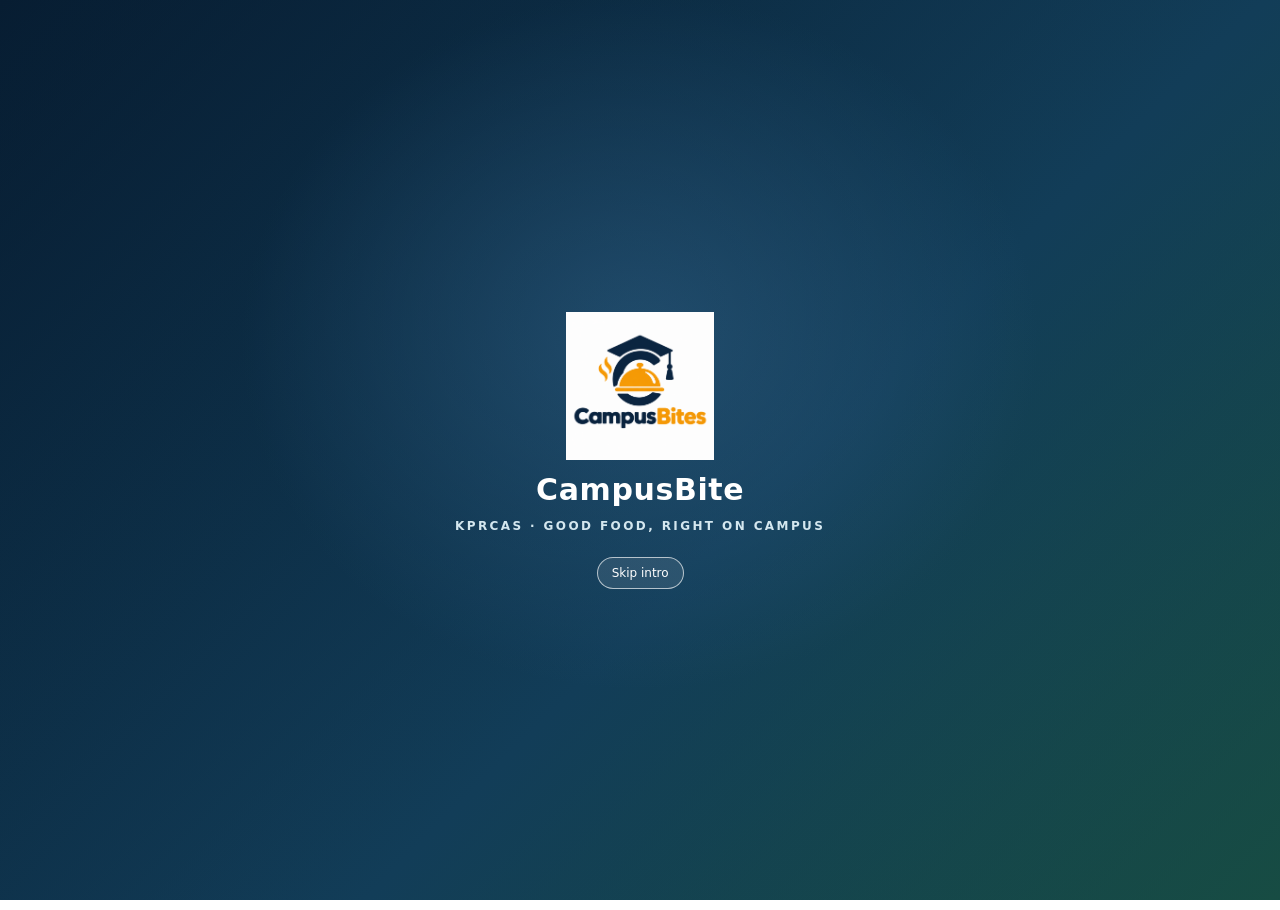
<file: index.html>
<!doctype html>
<html lang="en">
<head>
<meta charset="utf-8">
<meta name="viewport" content="width=device-width, initial-scale=1">
<meta name="theme-color" content="#092440">
<title>Welcome to CampusBite | KPRCAS</title>
<link rel="stylesheet" href="style.css">
<link rel="stylesheet" href="campus-experience.css">
<style>
body.start-page{min-height:100vh;background:radial-gradient(ellipse at 10% 10%,#e9f6ec 0,transparent 45%),radial-gradient(ellipse at 95% 85%,#fff0d2 0,transparent 40%),#f7f9f8}
.start-wrap{min-height:calc(100vh - 100px);display:grid;place-items:center;padding:36px 18px}
.start-card{width:min(100%,860px);padding:clamp(24px,5vw,54px);border:1px solid #e6ebed;border-radius:28px;background:#ffffffed;box-shadow:0 25px 80px #09244012}
.start-card-head{display:flex;align-items:center;justify-content:space-between;gap:14px}
.start-brand{display:flex;align-items:center;justify-content:center;gap:12px;color:#092440;font-size:26px;font-weight:900}
.start-brand img{width:58px;height:58px;object-fit:contain}
.start-admin-shortcut{display:inline-flex;align-items:center;gap:8px;padding:11px 15px;border:1px solid #f2bd5a;border-radius:12px;background:#fff7e8;color:#805000;font-size:13px;font-weight:850;text-decoration:none;white-space:nowrap}
.start-admin-shortcut:hover{background:#ffefcf;border-color:#e6a521}
.start-title{text-align:center;margin:30px auto 8px;font-size:clamp(30px,5vw,46px);letter-spacing:-1.3px}
.start-intro{text-align:center;color:#667386;line-height:1.65;margin:0 auto;max-width:520px}
.role-options{display:grid;grid-template-columns:repeat(2,minmax(0,1fr));gap:16px;margin:32px 0 0}
.role-option{display:grid;gap:12px;align-content:start;padding:24px;border:1px solid #e4e9ec;border-radius:19px;background:white;text-decoration:none;color:#182536;transition:transform .2s ease,box-shadow .2s ease,border-color .2s ease}
.role-option:hover{transform:translateY(-3px);border-color:#f2bd5a;box-shadow:0 14px 36px #09244012}
.role-icon{display:grid;place-items:center;width:48px;height:48px;border-radius:15px;background:#fff2db;color:#a66700;font-size:24px;font-weight:900}
.role-option h2{font-size:21px}
.role-option p{margin:0;color:#667386;font-size:14px;line-height:1.6}
.role-action{margin-top:5px;color:#a66700;font-weight:850}
#startMessage{text-align:center}
@media(max-width:580px){.role-options{grid-template-columns:1fr}.start-wrap{min-height:auto}.role-option{padding:20px}.start-card-head{align-items:flex-start;flex-direction:column}.start-admin-shortcut{align-self:flex-end}}
</style>
</head>
<body class="start-page">
<main class="start-wrap">
  <section class="start-card" aria-labelledby="startTitle">
    <div class="start-card-head">
      <a class="start-brand" href="index.html"><img src="campusbite-logo.png" alt=""><span>Campus<span class="orange">Bite</span></span></a>
      <a class="start-admin-shortcut" href="admin.html"><span aria-hidden="true">▦</span> Admin login</a>
    </div>
    <h1 class="start-title" id="startTitle">Welcome to CampusBite</h1>
    <p class="start-intro">Choose your sign-in to continue to the KPRCAS campus food experience.</p>
    <form id="startSearchForm" class="start-search-form" role="search">
      <input name="search" type="search" placeholder="Search campus food…" aria-label="Search campus food">
      <button class="primary" type="submit">Search menu</button>
    </form>
    <p class="background-hint">Swipe left or right to change the background.</p>
    <div class="role-options">
      <a class="role-option" href="student-login.html">
        <span class="role-icon" aria-hidden="true">🎓</span>
        <h2>Student login</h2>
        <p>Sign in to view your campus orders, rewards, and student portal.</p>
        <span class="role-action">Continue as student →</span>
      </a>
      <a class="role-option" href="admin.html">
        <span class="role-icon" aria-hidden="true">▦</span>
        <h2>Admin login</h2>
        <p>Sign in to manage orders, food menus, stalls, and campus updates.</p>
        <span class="role-action">Continue as admin →</span>
      </a>
    </div>
    <p id="startMessage" class="error" role="status"></p>
  </section>
</main>
<footer><img src="campusbite-logo.png" alt=""><span>CampusBite · KPRCAS campus food</span><small>Local demo app · do not enter real passwords or payment information.</small></footer>
<script src="campus-experience.js"></script>
</body>
</html>
</file>
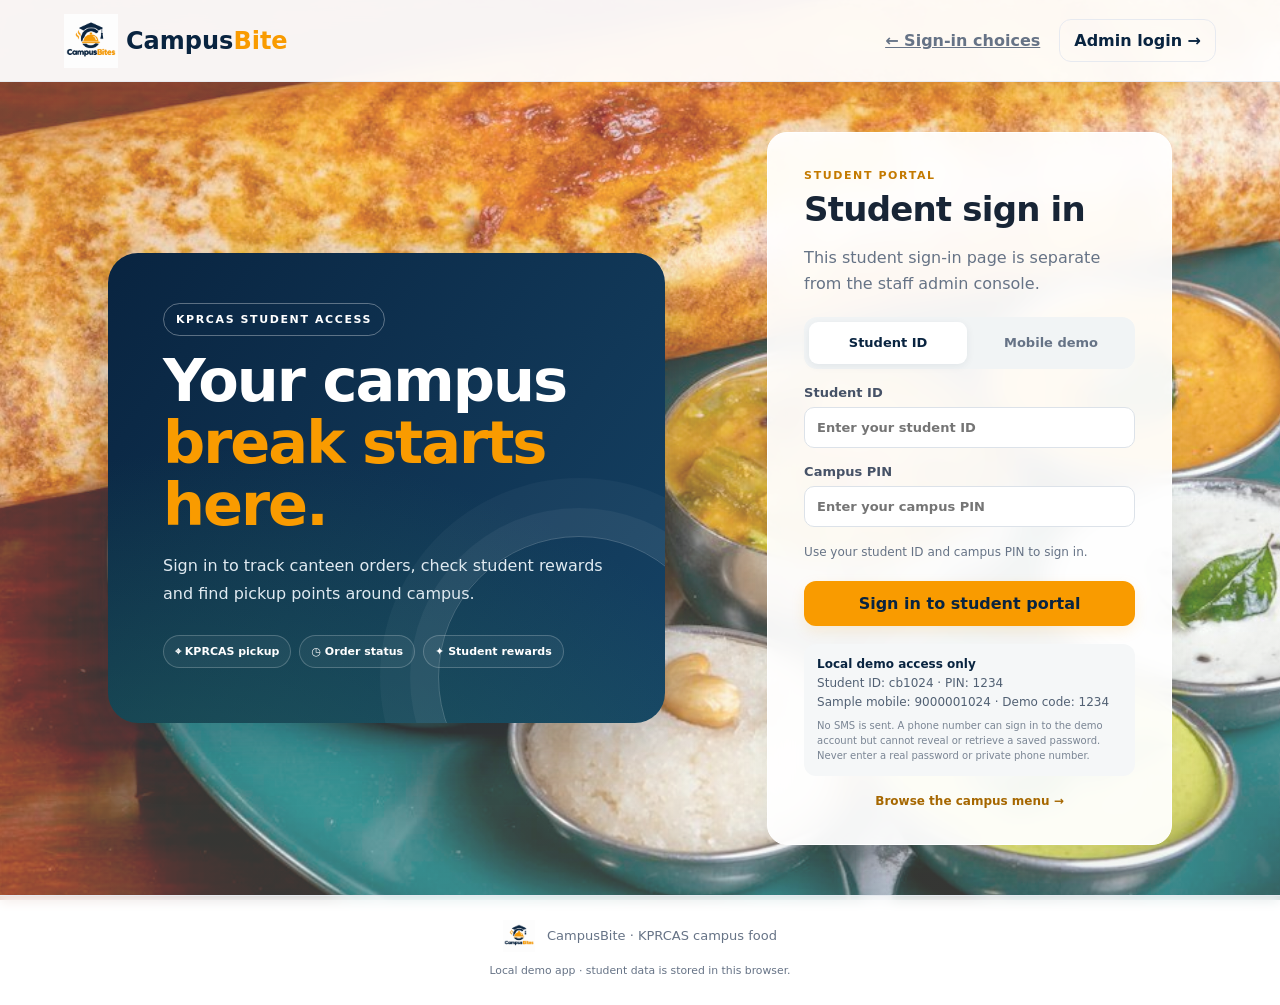
<file: student-login.html>
<!doctype html>
<html lang="en">
<head>
<meta charset="utf-8">
<meta name="viewport" content="width=device-width, initial-scale=1">
<meta name="theme-color" content="#092440">
<title>Student sign in | CampusBite KPRCAS</title>
<link rel="stylesheet" href="style.css">
<link rel="stylesheet" href="auth-refresh.css">
<link rel="stylesheet" href="campus-experience.css">
</head>
<body class="student-page">
<header class="top student-top">
  <a class="brand" href="index.html"><img src="campusbite-logo.png" alt="CampusBite logo"><span>Campus<span class="orange">Bite</span></span></a>
  <nav class="student-role-links" aria-label="Sign-in options">
    <a class="nav" href="index.html">← Sign-in choices</a>
    <a class="nav admin-login-link" href="admin.html">Admin login →</a>
  </nav>
</header>
<main class="student-auth-layout">
  <section class="student-auth-story">
    <span class="pill">KPRCAS STUDENT ACCESS</span>
    <h1>Your campus<br><span class="orange">break starts here.</span></h1>
    <p>Sign in to track canteen orders, check student rewards and find pickup points around campus.</p>
    <div class="student-feature-pills"><span>⌖ KPRCAS pickup</span><span>◷ Order status</span><span>✦ Student rewards</span></div>
  </section>
  <section class="panel student-auth-card">
    <p class="eyebrow">STUDENT PORTAL</p>
    <h2>Student sign in</h2>
    <p class="muted-copy">This student sign-in page is separate from the staff admin console.</p>
    <div class="login-mode-switch" role="group" aria-label="Choose student sign-in method">
      <button id="studentIdMode" class="login-mode active" type="button" aria-pressed="true">Student ID</button>
      <button id="studentPhoneMode" class="login-mode" type="button" aria-pressed="false">Mobile demo</button>
    </div>
    <form id="studentLoginForm">
      <label><span id="loginIdentityLabel">Student ID</span><input id="studentId" name="studentId" autocomplete="username" required placeholder="Enter your student ID"></label>
      <label><span id="loginSecretLabel">Campus PIN</span><input id="studentPin" name="studentPin" type="password" inputmode="numeric" autocomplete="current-password" required placeholder="Enter your campus PIN"></label>
      <p id="loginModeHelp" class="login-mode-help">Use your student ID and campus PIN to sign in.</p>
      <button class="primary full" type="submit"><span id="loginSubmitLabel">Sign in to student portal</span></button>
      <p id="studentLoginError" class="error" role="alert"></p>
    </form>
    <div class="demo-access"><b>Local demo access only</b><span>Student ID: cb1024 · PIN: 1234</span><span>Sample mobile: 9000001024 · Demo code: 1234</span><small>No SMS is sent. A phone number can sign in to the demo account but cannot reveal or retrieve a saved password. Never enter a real password or private phone number.</small></div>
    <a class="student-back-link" href="shop.html">Browse the campus menu →</a>
  </section>
</main>
<footer><img src="campusbite-logo.png" alt=""><span>CampusBite · KPRCAS campus food</span><small>Local demo app · student data is stored in this browser.</small></footer>
<script src="student-auth.js"></script>
<script src="campus-experience.js"></script>
</body>
</html>
</file>
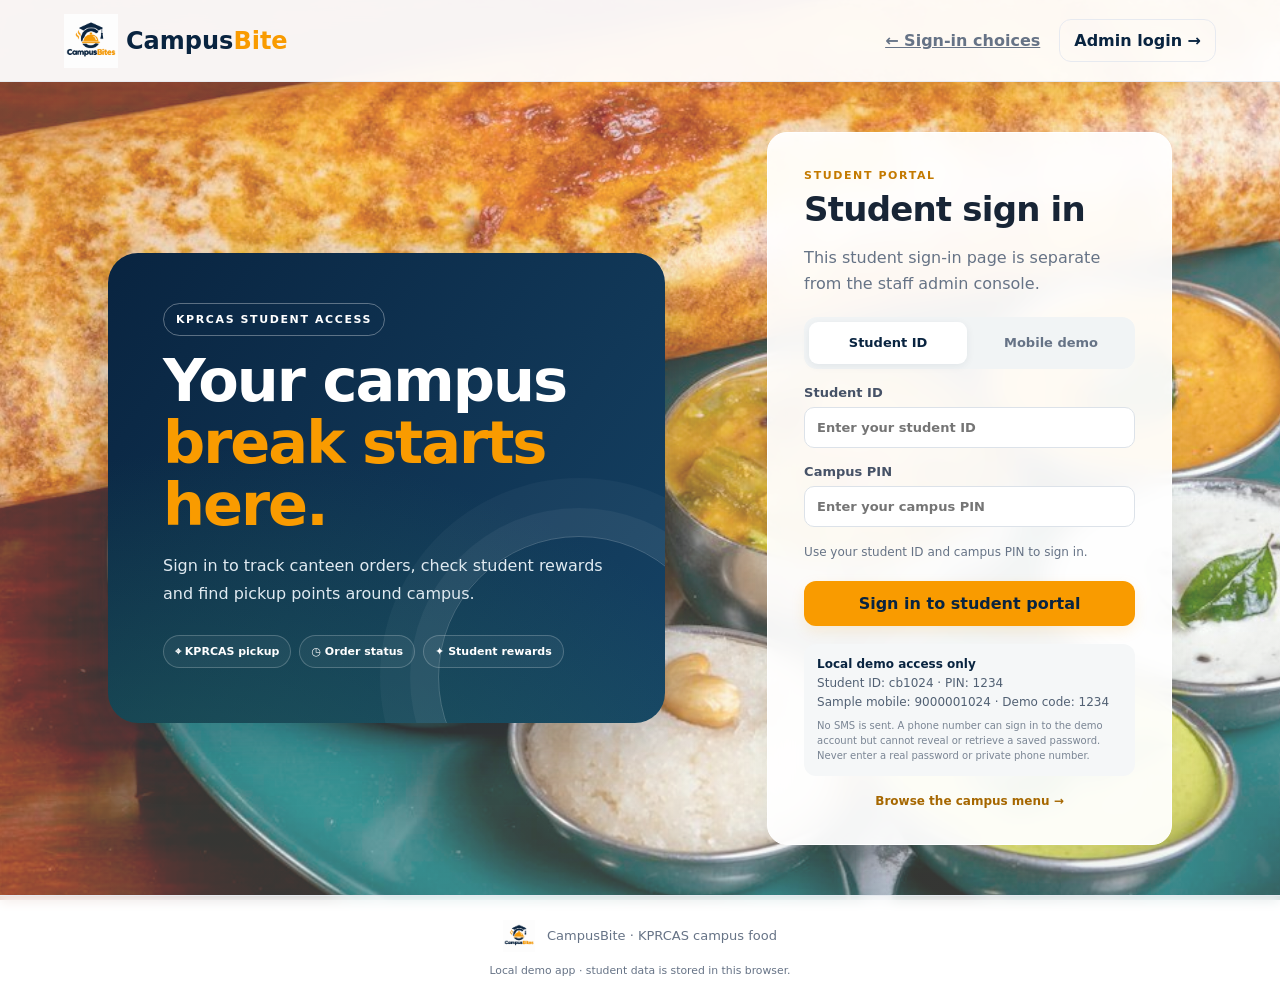
<file: student.html>
<!doctype html>
<html lang="en">
<head>
<meta charset="utf-8">
<meta name="viewport" content="width=device-width, initial-scale=1">
<meta name="theme-color" content="#092440">
<title>Student portal | CampusBite KPRCAS</title>
<link rel="stylesheet" href="style.css">
<link rel="stylesheet" href="auth-refresh.css">
<link rel="stylesheet" href="campus-experience.css">
</head>
<body class="student-page">
<header class="top student-top">
  <a class="brand" href="student.html"><img src="campusbite-logo.png" alt="CampusBite logo"><span>Campus<span class="orange">Bite</span></span></a>
  <nav class="student-portal-nav"><a class="nav" href="shop.html">Order food</a><a class="nav" href="shop.html#map">Campus map</a><button id="studentSignOut" class="secondary">Sign out</button></nav>
</header>
<main class="student-dashboard">
  <div class="section-head student-welcome"><div><p class="eyebrow">KPRCAS STUDENT PORTAL</p><h1>Welcome, <span id="studentDisplayName">student</span>.</h1><p class="muted-copy">Your campus orders, rewards and canteen updates in one place.</p></div><a href="shop.html" class="primary student-order-link">Order food →</a></div>
  <div id="studentPortalError" class="panel hidden error" role="alert"></div>
  <section class="student-kpis"><article class="student-kpi"><small>REWARD BALANCE</small><b id="studentPoints">0</b><span>points · 100 points = ₹10 off</span></article><article class="student-kpi"><small>YOUR ORDERS</small><b id="studentOrderCount">0</b><span>saved in this browser</span></article><article class="student-kpi"><small>CAMPUS CANTEENS</small><b id="openCanteenCount">0</b><span>open for pickup</span></article></section>
  <section class="panel student-announcements"><div class="student-panel-title"><div><p class="eyebrow">FROM YOUR CAMPUS</p><h2>Latest update</h2></div></div><div id="studentAnnouncement"></div></section>
  <section class="panel student-orders-panel"><div class="student-panel-title"><div><p class="eyebrow">YOUR CAMPUS ACTIVITY</p><h2>Recent orders</h2></div><a href="shop.html" class="text-button">Order again →</a></div><div id="studentOrders"></div></section>
  <section class="student-map-promo"><div><p class="eyebrow">COLLECT BETWEEN CLASSES</p><h2>New Canteen. Old Canteen. <span class="orange">Right here.</span></h2><p>Find A, B and C Blocks and campus pickup spots on the KPRCAS map.</p><a href="shop.html#map" class="secondary">Explore campus map →</a></div><span class="student-map-graphic">⌖</span></section>
  <section class="student-service-status" aria-label="Demo service status">
    <article class="panel"><span class="student-status-icon" aria-hidden="true">⌖</span><div><b>Campus map</b><p>Open the KPRCAS map to see canteens. This demo does not request or track your live location.</p><a href="shop.html#map">Open campus map →</a></div></article>
    <article class="panel"><span class="student-status-icon" aria-hidden="true">✉</span><div><b>SMS updates</b><p>SMS delivery is not connected. Check order status here in your student portal.</p><span class="student-status-label">Demo only · no SMS sent</span></div></article>
    <article class="panel"><span class="student-status-icon" aria-hidden="true">◉</span><div><b>WhatsApp updates</b><p>WhatsApp delivery is not connected. No messages are sent by this demo.</p><span class="student-status-label">Demo only · no WhatsApp sent</span></div></article>
  </section>
</main>
<footer><img src="campusbite-logo.png" alt=""><span>CampusBite · KPRCAS campus food</span><small>Local demo app · student data is stored in this browser.</small></footer>
<script src="student.js"></script>
<script src="campus-experience.js"></script>
</body>
</html>
</file>
<file: style.css>
:root{--navy:#092440;--orange:#f99b00;--cream:#fffaf1;--ink:#182536;--muted:#667386;--line:#e7eaf0;--green:#16865d}*{box-sizing:border-box}body{margin:0;background:#fff;color:var(--ink);font-family:Inter,system-ui,-apple-system,Segoe UI,sans-serif}button,input,select{font:inherit}button{cursor:pointer}.top{height:82px;display:flex;align-items:center;justify-content:space-between;gap:20px;padding:10px clamp(16px,5vw,70px);border-bottom:1px solid var(--line);position:sticky;top:0;background:#ffffffed;backdrop-filter:blur(12px);z-index:5}.brand{display:flex;align-items:center;gap:8px;color:var(--navy);text-decoration:none;font-weight:900;font-size:24px;white-space:nowrap}.brand img{width:54px;height:54px;object-fit:contain}.orange{color:var(--orange)}nav{display:flex;gap:5px}.nav,.cart-btn,.secondary{border:0;background:transparent;padding:11px 14px;border-radius:12px;color:var(--muted);font-weight:700}.nav.active,.nav:hover{background:#fff2db;color:var(--navy)}.cart-btn{background:var(--navy);color:white}.cart-btn b{background:var(--orange);color:var(--navy);padding:3px 7px;border-radius:20px;margin-left:5px}main{max-width:1200px;margin:auto;padding:28px clamp(16px,4vw,44px) 60px}.hero{background:linear-gradient(115deg,#092440,#153a5b);border-radius:28px;padding:clamp(26px,5vw,62px);display:flex;align-items:center;justify-content:space-between;gap:25px;color:white;min-height:330px;overflow:hidden}.hero h1{font-size:clamp(36px,5vw,62px);line-height:1.05;letter-spacing:-2px;margin:18px 0}.hero p{color:#dce6f0;max-width:520px;line-height:1.7}.hero img{width:min(34%,290px);border-radius:24px;mix-blend-mode:screen}.pill,.eyebrow{font-size:11px;letter-spacing:1.6px;font-weight:900}.pill{border:1px solid #ffffff55;border-radius:99px;padding:9px 12px}.primary{background:var(--orange);border:0;color:var(--navy);font-weight:850;border-radius:12px;padding:13px 18px;box-shadow:0 5px 14px #f99b0022}.primary:hover{filter:brightness(.96);transform:translateY(-1px)}.section-head{display:flex;align-items:center;justify-content:space-between;gap:18px;margin:42px 0 20px}.eyebrow{color:#c47a00;margin:0 0 7px}h2{font-size:clamp(25px,3vw,34px);margin:0;letter-spacing:-.8px}input,select{width:100%;border:1px solid #dce2e9;border-radius:10px;padding:12px;background:white;color:var(--ink);outline:none}input:focus,select:focus{border-color:var(--orange);box-shadow:0 0 0 3px #f99b0020}.section-head input{max-width:260px}.chips{display:flex;gap:8px;flex-wrap:wrap;margin:20px 0}.chip{border:1px solid var(--line);background:white;border-radius:99px;padding:9px 16px;color:var(--muted);font-weight:700}.chip.active{background:var(--navy);color:white;border-color:var(--navy)}.menu-grid{display:grid;grid-template-columns:repeat(3,minmax(0,1fr));gap:18px}.food-card{border:1px solid var(--line);border-radius:20px;overflow:hidden;background:white;transition:.2s}.food-card:hover{transform:translateY(-3px);box-shadow:0 12px 30px #09244012}.food-art{height:150px;display:grid;place-items:center;background:linear-gradient(135deg,#fff3d8,#fffaf1);font-size:76px}.food-info{padding:17px}.food-info h3{margin:0 0 8px}.food-info p{color:var(--muted);font-size:13px;line-height:1.5;min-height:38px}.food-bottom{display:flex;align-items:center;justify-content:space-between;gap:8px}.price{font-size:19px;font-weight:900;color:var(--navy)}.add{border:0;border-radius:10px;background:var(--navy);color:white;padding:10px 13px;font-weight:800}.view.hidden,.hidden{display:none!important}.panel{background:white;border:1px solid var(--line);border-radius:20px;padding:24px;margin:18px 0}.narrow{max-width:430px;margin:40px auto}.panel label,.checkout label{display:block;font-size:13px;font-weight:750;margin:12px 0;color:#465267}.panel label input,.checkout label input,.panel label select,.checkout label select{margin-top:7px}.panel small{display:block;color:var(--muted);margin-top:16px}.error{color:#bd3333;font-size:13px}.rewards{text-align:center;background:linear-gradient(135deg,#fff5df,#fff)}.rewards p{color:var(--muted);line-height:1.6}.points{margin:22px auto;display:flex;flex-direction:column;align-items:center}.points strong{font-size:60px;color:var(--orange)}.points span{color:var(--muted)}.order-card{border:1px solid var(--line);border-radius:14px;padding:16px;margin:12px 0;display:flex;align-items:center;justify-content:space-between;gap:15px;flex-wrap:wrap}.badge{display:inline-block;padding:5px 9px;border-radius:99px;background:#e4f8ed;color:var(--green);font-size:12px;font-weight:800}.stats{display:grid;grid-template-columns:repeat(3,1fr);gap:14px}.stat{background:var(--cream);border-radius:16px;padding:20px}.stat b{display:block;font-size:27px;color:var(--navy);margin-top:7px}.row{display:flex;align-items:end;gap:12px;flex-wrap:wrap}.row>*{flex:1;min-width:140px}.row button{flex:0 0 auto}.drawer{position:fixed;z-index:12;right:0;top:0;height:100dvh;width:min(480px,100%);background:white;box-shadow:-15px 0 60px #09244020;padding:24px;overflow:auto}.drawer-head{display:flex;align-items:center;justify-content:space-between;border-bottom:1px solid var(--line);padding-bottom:12px}.icon-btn{border:0;background:#f1f3f6;border-radius:9px;padding:9px}.cart-line{display:flex;align-items:center;gap:12px;padding:14px 0;border-bottom:1px solid var(--line)}.cart-line .emoji{font-size:30px}.cart-line .details{flex:1}.cart-line small{display:block;color:var(--muted);margin-top:4px}.qty{display:flex;align-items:center;gap:8px}.qty button{border:0;border-radius:7px;padding:5px 9px;background:#f2f4f7}.checkout{padding-top:10px}.totals{background:#f8f9fb;border-radius:12px;padding:10px 14px;margin:14px 0}.totals p{display:flex;justify-content:space-between;color:var(--muted);margin:9px 0}.totals .grand{color:var(--navy);font-size:18px;font-weight:900;border-top:1px solid var(--line);padding-top:10px}.full{width:100%;margin-top:8px}.shade{position:fixed;inset:0;background:#07162975;z-index:10}.payment-box{background:#fff8e9;border-radius:12px;padding:13px;margin:12px 0;font-size:13px;line-height:1.5}.qr{display:block;width:190px;height:190px;object-fit:contain;margin:10px auto;background:white}.toast{position:fixed;bottom:24px;left:50%;transform:translateX(-50%);background:var(--navy);color:white;padding:14px 20px;border-radius:12px;z-index:30;box-shadow:0 8px 30px #0002}footer{display:flex;align-items:center;justify-content:center;gap:12px;flex-wrap:wrap;padding:24px;border-top:1px solid var(--line);color:var(--muted);font-size:13px}footer img{width:32px;height:32px;object-fit:contain}footer small{width:100%;text-align:center}@media(max-width:800px){.top{height:auto;flex-wrap:wrap;justify-content:center;padding:10px}.top nav{order:3;width:100%;justify-content:center;flex-wrap:wrap}.nav{padding:9px}.hero img{width:28%}.menu-grid{grid-template-columns:repeat(2,minmax(0,1fr))}}@media(max-width:520px){.brand{font-size:20px}.brand img{width:42px;height:42px}.hero{padding:25px;min-height:0}.hero img{display:none}.hero h1{font-size:40px}.menu-grid{grid-template-columns:1fr}.food-art{height:130px}.section-head{align-items:flex-start;flex-direction:column}.section-head input{max-width:none}.stats{grid-template-columns:1fr}.row{display:block}.row>*{margin-bottom:10px}.drawer{padding:17px}}
:root{--navy:#092440;--orange:#f99b00;--cream:#fffaf1;--ink:#182536;--muted:#667386;--line:#e7eaf0;--green:#16865d}body{background-color:#f8faf8;background-image:radial-gradient(#dce9df 1px,transparent 1px);background-size:24px 24px}main{max-width:1320px}.view:not(.hidden){animation:page-in .24s ease-out}@keyframes page-in{from{opacity:.5;transform:translateY(5px)}to{opacity:1;transform:translateY(0)}}.live-pill{display:inline-flex;align-items:center;gap:8px;background:#e8f7ee;color:#16704f;padding:9px 12px;border-radius:99px;font-size:10px;font-weight:900;letter-spacing:.7px;white-space:nowrap}.live-pill i{height:8px;width:8px;background:#25a875;border-radius:50%;box-shadow:0 0 0 4px #25a87520}.muted-copy{color:var(--muted);line-height:1.65}.offer-tag,.count-pill{display:inline-block;border-radius:99px;background:#fff3da;color:#9b6300;font-size:11px;font-weight:800;padding:5px 9px}.food-info .offer-tag{float:right}.food-art img{width:100%;height:100%;object-fit:cover}.food-card{background:#fff}.admin-heading{margin-top:12px}.admin-actions{display:flex;align-items:center;gap:10px}.admin-tabs{display:flex;gap:7px;overflow-x:auto;margin:24px 0 18px;padding:6px;border:1px solid var(--line);border-radius:16px;background:#fff;scrollbar-width:thin}.admin-tab{border:0;background:transparent;border-radius:10px;padding:11px 13px;color:var(--muted);font-weight:750;white-space:nowrap}.admin-tab.active,.admin-tab:hover{background:var(--navy);color:#fff}.stats{grid-template-columns:repeat(4,minmax(0,1fr));margin:20px 0}.stat{background:#fff;border:1px solid var(--line);box-shadow:0 6px 20px #09244008}.stat span{color:var(--muted);font-size:12px;font-weight:750}.stat b{font-size:25px}.dashboard-grid{display:grid;grid-template-columns:minmax(0,1.5fr) minmax(270px,.8fr);gap:18px;align-items:start}.dashboard-grid .panel,.adminContent .panel{min-width:0}.panel{box-shadow:0 8px 26px #09244008}.panel h3{margin:0;font-size:19px}.panel-heading{display:flex;justify-content:space-between;align-items:center;gap:15px;margin-bottom:18px}.panel-heading .eyebrow{margin-bottom:4px}.text-button{border:0;background:transparent;color:#a66700;font-weight:800}.compact-row{display:flex;align-items:center;gap:9px;padding:11px 0;border-bottom:1px solid var(--line);font-size:13px}.compact-row:last-of-type{border:0}.status-text{margin-left:auto;color:var(--muted)}.stall-dot{display:inline-block;width:9px;height:9px;border-radius:50%;background:#20a875;flex:0 0 9px}.stall-dot.off{background:#a4abb4}.announcement-preview{margin-top:18px;padding:13px;border-radius:12px;background:#fff7e7;font-weight:750}.announcement-preview p{margin:0 0 5px}.admin-tabs+.panel,.adminContent>.panel{margin-top:16px}.order-card{background:#fff}.order-main{flex:1;min-width:210px}.order-main p{margin:8px 0;color:var(--muted);font-size:13px}.order-main small,.payment-state{display:block;color:var(--muted);font-size:11px;line-height:1.7}.order-controls{display:flex;align-items:end;gap:9px}.order-controls label{margin:0;min-width:165px}.order-controls select{margin-top:6px}.order-controls .secondary{border:1px solid var(--line);white-space:nowrap}.search-field{max-width:260px}.editor-grid{display:grid;grid-template-columns:repeat(3,minmax(0,1fr));gap:12px;align-items:end;padding:16px;margin:14px 0 20px;background:#f8fafb;border:1px solid var(--line);border-radius:15px}.editor-grid label{display:block;margin:0;font-size:12px;color:#47556a;font-weight:750}.editor-grid input,.editor-grid select{margin-top:6px}.editor-grid button{justify-self:start}.editor-grid .wide-field{grid-column:span 2}.editor-grid input[type=file]{padding:9px;font-size:11px}.admin-table-wrap{width:100%;overflow-x:auto}.admin-table{width:100%;border-collapse:collapse;font-size:13px;text-align:left}.admin-table th{font-size:10px;text-transform:uppercase;letter-spacing:.7px;color:#778397;background:#f7f9fb}.admin-table th,.admin-table td{padding:13px 12px;border-bottom:1px solid var(--line);white-space:nowrap}.admin-table td small{display:block;color:var(--muted);margin-top:4px;font-size:11px}.table-food{display:flex;align-items:center;gap:9px}.table-food img{width:36px;height:36px;object-fit:cover;border-radius:8px}.toggle-pill{border:0;border-radius:99px;background:#e4f7ec;color:#16704f;padding:7px 10px;font-size:11px;font-weight:800}.toggle-pill.disabled{background:#f0f1f3;color:#717986}.small-action{border:0;background:#eff3f7;border-radius:8px;padding:7px 9px;margin:2px;font-size:11px;font-weight:800;color:var(--navy)}.danger-text{color:#b34242}.stall-list{display:grid;gap:9px}.stall-card{display:flex;align-items:center;gap:12px;padding:14px;border:1px solid var(--line);border-radius:14px;flex-wrap:wrap}.stall-icon{display:grid;place-items:center;width:42px;height:42px;border-radius:12px;background:#fff3dc;color:#a66700;font-size:22px}.stall-info{flex:1;min-width:170px}.stall-info h4,.stall-info p{margin:0}.stall-info p,.stall-info small{font-size:12px;color:var(--muted);margin-top:4px}.badge-muted{background:#eff1f3;color:#667386}.compact-editor{grid-template-columns:repeat(4,minmax(0,1fr))}.announcement-row{display:flex;align-items:center;gap:7px;padding:12px 0;border-top:1px solid var(--line)}.announcement-row>div{flex:1}.announcement-row p{font-size:12px;color:var(--muted);margin:5px 0 0}.report-kpis{display:grid;grid-template-columns:repeat(3,1fr);gap:12px}.report-kpis>div{display:grid;gap:8px;padding:16px;border:1px solid var(--line);border-radius:14px;background:#fbfcfd}.report-kpis small,.report-kpis span{font-size:11px;color:var(--muted)}.report-kpis b{font-size:24px;color:var(--navy)}.subheading{margin:25px 0 6px}.chart{display:flex;align-items:stretch;justify-content:space-around;gap:8px;height:210px;padding:12px 8px 0;border-bottom:1px solid var(--line);background:repeating-linear-gradient(to bottom,transparent 0,transparent 49px,#edf0f3 50px)}.chart-column{display:flex;flex:1;flex-direction:column;align-items:center;justify-content:end;min-width:0}.chart-value{height:22px;font-size:10px;color:var(--muted)}.chart-track{height:145px;width:min(35px,70%);display:flex;align-items:end}.chart-track span{width:100%;min-height:4px;border-radius:7px 7px 2px 2px;background:linear-gradient(#fbb338,#ee8b00)}.chart-column small{height:24px;padding-top:5px;color:var(--muted)}.analytics-columns{display:grid;grid-template-columns:1fr 1fr;gap:30px;margin-top:24px}.analytics-columns h4{margin:0 0 9px}.rank-row{display:flex;justify-content:space-between;gap:10px;padding:10px 0;border-bottom:1px solid var(--line);font-size:13px}.rank-row b{color:#59667a}.activity-list{max-height:600px;overflow:auto}.activity-item{position:relative;display:flex;gap:13px;padding:13px 8px;border-bottom:1px solid var(--line)}.activity-mark{margin-top:5px;width:9px;height:9px;border-radius:50%;background:var(--orange);box-shadow:0 0 0 4px #f99b001c;flex:0 0 9px}.activity-item b{font-size:13px}.activity-item p{font-size:11px;color:var(--muted);margin:5px 0 0}.empty-state{padding:15px;color:var(--muted)}.form-message{color:var(--green);font-size:13px}.campus-map{position:relative;min-height:400px;overflow:hidden;border:1px solid #d5e1d0;border-radius:21px;background:#e6f0df;isolation:isolate}.map-art{position:absolute;inset:0;width:100%;height:100%;min-height:400px}.map-building rect{fill:#f4e7ce;stroke:#d6c7a9;stroke-width:2}.map-building text{fill:#66715e;font:700 11px system-ui;text-anchor:middle;letter-spacing:.5px}.map-landmark circle{fill:#e6eee1;stroke:#92ad86;stroke-width:3}.map-landmark text{text-anchor:middle;fill:#536c51;font:800 15px system-ui}.map-landmark .map-label,.map-label{font:700 10px system-ui;letter-spacing:1px}.map-pin{position:absolute;z-index:2;transform:translate(-50%,-50%);display:flex;align-items:center;gap:6px;border:2px solid white;border-radius:99px;background:#11845b;color:#fff;padding:6px 10px 6px 7px;box-shadow:0 4px 12px #15341e40;font-size:11px;font-weight:800;white-space:nowrap}.map-pin span{display:grid;place-items:center;width:21px;height:21px;background:#ffffff30;border-radius:50%;font-size:15px}.map-pin.paused{background:#777f89}.map-pin:hover{z-index:4;transform:translate(-50%,-50%) scale(1.07)}.map-compass{position:absolute;right:14px;top:14px;z-index:1;background:#ffffffdc;border-radius:9px;padding:7px 10px;text-align:center;color:#496044;font-size:12px;font-weight:900;line-height:1.25}.map-scale{position:absolute;left:13px;bottom:12px;z-index:1;color:#52614f;background:#ffffffc9;border-radius:7px;padding:6px 8px;font-size:9px;font-weight:900;letter-spacing:.7px}.map-popup{position:absolute;z-index:5;left:50%;top:50%;transform:translate(-50%,-50%);display:grid;gap:5px;min-width:220px;padding:15px;border:1px solid var(--line);border-radius:13px;background:#fff;box-shadow:0 10px 35px #0924402b;font-size:12px}.map-popup span{color:var(--muted)}.map-legend{display:flex;gap:15px;flex-wrap:wrap;padding:13px 4px;color:var(--muted);font-size:11px}.map-legend span{display:inline-flex;align-items:center;gap:7px}.map-legend .stall-dot{width:8px;height:8px}.map-legend span:last-child{color:#798396}.live-pill{font-family:inherit}#adminPanel{padding-bottom:25px}.admin-table td .badge{white-space:nowrap}footer{background:#fff;padding-bottom:28px}
@media(max-width:850px){.stats{grid-template-columns:repeat(2,minmax(0,1fr))}.dashboard-grid{grid-template-columns:1fr}.editor-grid{grid-template-columns:repeat(2,minmax(0,1fr))}.compact-editor{grid-template-columns:repeat(2,minmax(0,1fr))}.campus-map,.map-art{min-height:360px}}
@media(max-width:600px){.admin-heading{align-items:flex-start}.admin-actions{align-items:flex-end;flex-direction:column}.admin-tabs{margin:15px -4px}.admin-tab{padding:9px 11px;font-size:12px}.stats{gap:8px}.stat{padding:14px}.stat b{font-size:20px}.stat span{font-size:10px}.panel{padding:17px}.panel-heading{align-items:flex-start;flex-direction:column}.panel-heading .search-field{max-width:none}.editor-grid,.compact-editor{grid-template-columns:1fr;padding:12px}.editor-grid .wide-field{grid-column:auto}.order-controls{width:100%;align-items:end;flex-wrap:wrap}.order-controls label{flex:1}.order-controls .secondary{padding:9px}.stall-card{gap:8px}.stall-info{min-width:calc(100% - 60px)}.report-kpis{grid-template-columns:1fr}.report-kpis>div{grid-template-columns:1fr auto;align-items:center}.report-kpis b{grid-column:2;grid-row:1/3}.analytics-columns{grid-template-columns:1fr;gap:20px}.campus-map,.map-art{min-height:330px}.map-pin{padding:5px;font-size:9px}.map-pin b{max-width:75px;overflow:hidden;text-overflow:ellipsis}.map-building text{font-size:9px}.map-legend{gap:9px}.search-field{max-width:none}}
.announcement-banner{display:flex;align-items:center;gap:14px;margin:0 0 18px;padding:15px 18px;border:1px solid #f1dfb6;border-radius:15px;background:linear-gradient(110deg,#fff4d9,#fffaf0)}.announcement-banner>span{flex:0 0 auto;color:#a66b06;font-size:10px;font-weight:900;letter-spacing:.8px}.announcement-banner b{color:var(--navy);font-size:14px}.announcement-banner p{margin:4px 0 0;color:#687384;font-size:12px;line-height:1.5}.stall-card .secondary{border:1px solid var(--line);padding:8px 10px;font-size:11px}.admin-table .small-action{white-space:nowrap}
@media(max-width:600px){.announcement-banner{align-items:flex-start;flex-direction:column;gap:6px}.stall-card .secondary{flex:1}}
.student-login-link{text-decoration:none}.student-login-link:hover{background:#fff2db;color:var(--navy)}.campus-advantages{position:relative;isolation:isolate;display:grid;grid-template-columns:minmax(220px,.75fr) minmax(0,1.6fr);gap:28px;align-items:center;margin:34px 0 46px;padding:clamp(22px,4vw,42px);border:1px solid #dce8dc;border-radius:26px;background:linear-gradient(120deg,#edf5e9 0%,#fffaf1 58%,#fff3dd 100%);overflow:hidden}.campus-advantages:after{content:"";position:absolute;z-index:-1;right:-50px;top:-105px;width:280px;height:280px;border:1px solid #d8e5d2;border-radius:50%;box-shadow:0 0 0 30px #e5eee044,0 0 0 62px #e5eee033}.advantage-intro h2{font-size:clamp(27px,3.5vw,40px);line-height:1.1}.advantage-intro>p:last-child{max-width:390px;color:var(--muted);line-height:1.75;font-size:14px}.advantage-grid{display:grid;grid-template-columns:repeat(2,minmax(0,1fr));gap:12px}.advantage-card{position:relative;z-index:1;min-height:145px;padding:17px;border:1px solid #e4e8df;border-radius:16px;background:#ffffffdb;box-shadow:0 8px 22px #09244008}.advantage-card>span{display:grid;place-items:center;width:31px;height:31px;border-radius:10px;background:#fff1d3;color:#aa6c00;font-size:18px;font-weight:900}.advantage-card h3{margin:11px 0 6px;font-size:15px;color:var(--navy)}.advantage-card p{margin:0;color:var(--muted);font-size:12px;line-height:1.55}.map-provider{overflow:hidden;border:1px solid #d7e1d1;border-radius:20px;background:#eef4e9;box-shadow:0 12px 35px #09244012}.campus-map{min-height:480px;border:0;border-radius:0;background:linear-gradient(135deg,#e7f1e3,#f7f3e7)}.osm-map{display:block;width:100%;height:480px;border:0;background:#e7f1e3}.map-attribution{display:block;padding:5px 10px;background:#fff;color:#667386;text-align:right;font-size:10px}.map-directions{display:inline-flex;align-items:center;gap:8px;margin:13px 0 12px;color:#126e51;font-size:13px;font-weight:850;text-decoration:none}.map-directions:hover{text-decoration:underline}.map-provider+.map-legend,.panel .map-legend{padding-top:14px}.campus-place-grid{display:grid;grid-template-columns:repeat(5,minmax(0,1fr));gap:10px;width:100%}.campus-place{display:flex;align-items:center;gap:9px;min-width:0;padding:12px 10px;border:1px solid var(--line);border-radius:13px;background:#fff;text-decoration:none;color:var(--ink);transition:transform .15s,box-shadow .15s}.campus-place:hover{transform:translateY(-2px);box-shadow:0 7px 18px #09244012}.place-marker{display:grid;place-items:center;flex:0 0 30px;width:30px;height:30px;border-radius:10px;background:#edf1fa;color:#365174;font-weight:900}.place-marker.food-marker{background:#fff1d3;color:#9c6300}.campus-place>span:nth-child(2){display:grid;gap:4px;min-width:0}.campus-place b{font-size:12px}.campus-place small{color:var(--muted);font-size:10px;line-height:1.35}.place-arrow{margin-left:auto;color:#82909e;font-size:13px}.student-page{min-height:100vh;background-color:#f5f8f5;background-image:radial-gradient(#dce8dc 1px,transparent 1px),linear-gradient(135deg,#f9fbf7,#fff9ef 75%);background-size:24px 24px,100% 100%}.student-top{background:#ffffffed}.student-auth-layout{max-width:1120px;min-height:calc(100vh - 160px);margin:0 auto;padding:50px 28px;display:grid;grid-template-columns:1.1fr minmax(340px,.8fr);align-items:center;gap:clamp(35px,8vw,110px)}.student-auth-story{position:relative;padding:clamp(22px,5vw,55px);border-radius:30px;color:#fff;background:linear-gradient(135deg,#092440,#17476a);overflow:hidden;box-shadow:0 20px 60px #09244024}.student-auth-story:after{content:"";position:absolute;right:-55px;bottom:-95px;width:280px;height:280px;border:1px solid #ffffff35;border-radius:50%;box-shadow:0 0 0 28px #ffffff0c,0 0 0 58px #ffffff09}.student-auth-story h1{position:relative;z-index:1;margin:23px 0 13px;font-size:clamp(36px,5vw,59px);line-height:1.05;letter-spacing:-2px}.student-auth-story>p{position:relative;z-index:1;max-width:440px;color:#e0eaf1;line-height:1.75}.student-feature-pills{position:relative;z-index:1;display:flex;gap:8px;flex-wrap:wrap;margin-top:27px}.student-feature-pills span{padding:9px 11px;border:1px solid #ffffff35;border-radius:99px;background:#ffffff0c;color:#fff;font-size:11px;font-weight:750}.student-auth-card{width:100%;max-width:430px;margin:0 auto;padding:clamp(23px,4vw,36px);box-shadow:0 15px 45px #09244010}.student-auth-card h2{margin-bottom:8px}.student-auth-card label{display:block;margin:16px 0;color:#465267;font-size:13px;font-weight:750}.student-auth-card input{margin-top:7px}.demo-access{display:grid;gap:5px;margin-top:18px;padding:13px;border-radius:12px;background:#f5f7f8;color:#526174;font-size:12px}.demo-access b{color:var(--navy)}.demo-access small{margin-top:4px;color:#7a8594;line-height:1.5}.student-back-link{display:block;margin-top:18px;text-align:center;color:#a66700;font-size:12px;font-weight:800;text-decoration:none}.student-dashboard{max-width:1120px;min-height:calc(100vh - 150px)}.student-welcome{align-items:center;margin-top:20px}.student-welcome h1{font-size:clamp(28px,4vw,43px);letter-spacing:-1px}.student-welcome .muted-copy{margin:7px 0 0}.student-order-link{white-space:nowrap;text-decoration:none}.student-kpis{display:grid;grid-template-columns:repeat(3,minmax(0,1fr));gap:14px;margin:22px 0}.student-kpi{display:grid;gap:8px;padding:21px;border:1px solid var(--line);border-radius:17px;background:linear-gradient(140deg,#fff,#f4f8f1);box-shadow:0 8px 22px #09244008}.student-kpi small{color:#8b744c;font-size:10px;font-weight:900;letter-spacing:.9px}.student-kpi b{color:var(--navy);font-size:31px}.student-kpi span{color:var(--muted);font-size:11px}.student-panel-title{display:flex;align-items:center;justify-content:space-between;gap:12px;margin-bottom:14px}.student-panel-title h2{font-size:22px}.student-notice{display:flex;align-items:flex-start;gap:12px;padding:14px;border-radius:13px;background:#fff5dd}.student-notice>span{color:#b97900;font-size:19px}.student-notice b{color:var(--navy)}.student-notice p{margin:5px 0 0;color:var(--muted);font-size:13px;line-height:1.6}.student-order-row{display:grid;grid-template-columns:minmax(120px,.65fr) minmax(180px,1.4fr) auto auto;align-items:center;gap:13px;padding:14px 4px;border-bottom:1px solid var(--line)}.student-order-id,.student-order-details{display:grid;gap:5px;min-width:0}.student-order-id small,.student-order-details small{color:var(--muted);font-size:10px;line-height:1.5}.student-order-details>span{font-size:12px}.student-order-row>strong{white-space:nowrap;color:var(--navy);font-size:13px}.student-map-promo{position:relative;display:flex;align-items:center;justify-content:space-between;gap:18px;margin:18px 0 30px;padding:clamp(20px,4vw,35px);overflow:hidden;border-radius:22px;color:#fff;background:linear-gradient(115deg,#0c3151,#1b624f);box-shadow:0 12px 30px #09244019}.student-map-promo h2{position:relative;z-index:1;font-size:clamp(22px,3vw,32px)}.student-map-promo>div>p:not(.eyebrow){position:relative;z-index:1;color:#d6e7df;font-size:13px;line-height:1.6}.student-map-promo .eyebrow{color:#ffd281}.student-map-promo .secondary{position:relative;z-index:1;display:inline-block;margin-top:6px;background:#ffffff16;color:#fff;text-decoration:none}.student-map-graphic{position:absolute;right:8%;top:50%;transform:translateY(-50%);color:#ffffff14;font-size:150px}
@media(max-width:850px){.campus-advantages{grid-template-columns:1fr}.campus-place-grid{grid-template-columns:repeat(3,minmax(0,1fr))}.student-auth-layout{grid-template-columns:1fr minmax(310px,.9fr);gap:24px;padding:34px 20px}}
@media(max-width:600px){.campus-advantages{gap:14px;padding:21px}.advantage-grid{gap:8px}.advantage-card{min-height:0;padding:13px}.advantage-card h3{font-size:13px}.advantage-card p{font-size:11px}.campus-map,.osm-map{min-height:370px;height:370px}.campus-place-grid{grid-template-columns:repeat(2,minmax(0,1fr))}.student-top{justify-content:space-between}.student-auth-layout{min-height:0;grid-template-columns:1fr;gap:17px;padding:24px 16px 36px}.student-auth-story{padding:25px;border-radius:22px}.student-auth-story h1{font-size:39px}.student-auth-story>p{font-size:13px}.student-auth-card{max-width:none}.student-portal-nav{gap:3px}.student-portal-nav .nav,.student-portal-nav .secondary{padding:8px;font-size:11px}.student-welcome{flex-direction:row;align-items:flex-start}.student-welcome h1{font-size:27px}.student-order-link{padding:10px;font-size:12px}.student-kpis{gap:8px}.student-kpi{padding:13px 10px}.student-kpi b{font-size:24px}.student-kpi span{font-size:9px}.student-kpi small{font-size:8px}.student-order-row{grid-template-columns:1fr auto;gap:8px}.student-order-details{grid-column:1}.student-order-row>strong{grid-column:2;grid-row:1}.student-order-row>.badge{justify-self:start;grid-column:2;grid-row:2}.student-panel-title h2{font-size:19px}.student-map-promo{align-items:flex-start;flex-direction:column}.student-map-graphic{right:4%;top:62%;font-size:110px}.student-map-promo h2{max-width:290px}}
.student-page{position:relative;isolation:isolate;min-height:100vh;background-color:#f2f7f1;background-image:radial-gradient(ellipse 440px 320px at 3% 12%,#d9ead8 0%,#d9ead800 78%),radial-gradient(ellipse 500px 390px at 100% 78%,#ffe9bd 0%,#ffe9bd00 76%),radial-gradient(#d0dfd0 1px,transparent 1px),linear-gradient(135deg,#f5f9f4,#fffaf0);background-size:auto,auto,25px 25px,100% 100%;background-attachment:fixed,fixed,fixed,fixed}.student-page:before{position:fixed;z-index:-1;top:135px;right:-145px;width:370px;height:370px;border:1px solid #a8c2a233;border-radius:50%;box-shadow:0 0 0 36px #a8c2a21a,0 0 0 78px #a8c2a112;content:"";pointer-events:none}.student-page .student-top{background:#fffffff0;box-shadow:0 4px 24px #173e2510}.student-auth-layout{position:relative}.student-auth-card,.student-dashboard>.panel{background:#ffffffed;backdrop-filter:blur(7px);box-shadow:0 14px 40px #153a2411}.student-auth-story{box-shadow:0 22px 60px #09244035}.student-dashboard{position:relative}.student-kpi{background:linear-gradient(145deg,#ffffffed,#f0f7ed)}.student-page footer{background:#ffffffc9;backdrop-filter:blur(6px)}body.admin-page-active{position:relative;isolation:isolate;min-height:100vh;background-color:#eff4f1;background-image:radial-gradient(ellipse 500px 360px at 100% 8%,#dae9e2 0%,#dae9e200 77%),radial-gradient(ellipse 430px 330px at 0% 95%,#ffedcb 0%,#ffedcb00 78%),repeating-linear-gradient(0deg,#ffffff00 0,#ffffff00 43px,#16456c08 44px),repeating-linear-gradient(90deg,#ffffff00 0,#ffffff00 43px,#16456c08 44px),linear-gradient(135deg,#f1f6f4,#fdf9f0);background-attachment:fixed}.admin-page-active:before{position:fixed;z-index:-1;top:95px;right:-190px;width:410px;height:410px;border:1px solid #8eaf9b30;border-radius:50%;box-shadow:0 0 0 36px #8eaf9b14,0 0 0 75px #8eaf9b0c;content:"";pointer-events:none}.admin-page-active .top{background:#ffffffed;box-shadow:0 4px 24px #0924400b}.admin-page-active main{position:relative;min-height:calc(100vh - 160px)}.admin-page-active #adminPanel>.stats .stat,.admin-page-active #adminContent>.panel,.admin-page-active .dashboard-grid>.panel{background:#ffffffed;backdrop-filter:blur(5px);box-shadow:0 12px 32px #123b2710}.admin-page-active .admin-tabs{box-shadow:0 7px 20px #123b270b}.admin-page-active footer{background:#ffffffbd;backdrop-filter:blur(6px)}
@media(max-width:600px){.student-page{background-size:auto,auto,23px 23px,100% 100%}.student-page:before{top:220px;right:-220px;width:330px;height:330px}.admin-page-active:before{top:210px;right:-245px;width:340px;height:340px}.admin-page-active main{padding-top:20px}}
.student-page{background-image:radial-gradient(ellipse 560px 430px at 0% 9%,#d5e8d3 0%,#d5e8d300 78%),radial-gradient(ellipse 600px 470px at 100% 78%,#ffe2ae 0%,#ffe2ae00 75%),radial-gradient(#cadaca 1px,transparent 1px),linear-gradient(135deg,#f2f8f0,#fff8e9)}body.admin-page-active{background-image:radial-gradient(ellipse 620px 500px at 100% 10%,#cfe4d9 0%,#cfe4d900 78%),radial-gradient(ellipse 580px 460px at 0% 100%,#ffe5b6 0%,#ffe5b600 78%),repeating-linear-gradient(0deg,#ffffff00 0,#ffffff00 43px,#16456c0b 44px),repeating-linear-gradient(90deg,#ffffff00 0,#ffffff00 43px,#16456c0b 44px),linear-gradient(135deg,#eaf3ed,#fff8ea)}.admin-page-active #adminPanel>.stats .stat,.admin-page-active #adminContent>.panel,.admin-page-active .dashboard-grid>.panel{border-color:#dce7df}
</file>
<file: campus-experience.css>
body.has-campus-backdrop {
  position: relative;
  isolation: isolate;
  background: transparent;
}

body.start-page.has-campus-backdrop {
  background: transparent;
}

.campus-backdrop {
  position: fixed;
  z-index: -1;
  inset: 0;
  overflow: hidden;
  pointer-events: none;
  background: #dfeae2;
}

.campus-backdrop::before,
.campus-backdrop::after {
  position: absolute;
  inset: -18%;
  content: "";
  opacity: 0;
  transition: opacity 1.1s ease;
  transform: scale(1.04);
}

.campus-backdrop::before {
  background:
    linear-gradient(135deg, #fff7e936, #e8f1e83b),
    url("hero-food-dosa.jpg") center / cover;
}

.campus-backdrop::after {
  background:
    linear-gradient(135deg, #fff7e936, #e8f1e83b),
    url("hero-food-wrap.jpg") center / cover;
}

.campus-backdrop[data-scene="0"]::before,
.campus-backdrop[data-scene="2"]::before {
  opacity: 1;
}

.campus-backdrop[data-scene="1"]::after,
.campus-backdrop[data-scene="3"]::after {
  opacity: 1;
}

.campus-backdrop[data-scene="2"]::before {
  filter: hue-rotate(35deg);
}

.campus-backdrop[data-scene="3"]::after {
  filter: hue-rotate(-35deg);
}

.start-page .start-wrap {
  position: relative;
}

.start-page .start-card {
  border-color: #ffffffd9;
  background: #ffffffd9;
  backdrop-filter: blur(14px);
}

.order-admin-link {
  flex: 0 0 auto;
  padding: 9px 12px;
  border: 1px solid #f2bd5a;
  border-radius: 10px;
  background: #fff7e8;
  color: #805000;
  font-size: 12px;
  font-weight: 850;
  text-decoration: none;
  white-space: nowrap;
}

.order-admin-link:hover {
  border-color: #e6a521;
  background: #ffefcf;
}

.hero-food-carousel {
  position: relative;
  flex: 0 1 43%;
  min-width: 260px;
  height: 255px;
  overflow: hidden;
  border: 1px solid #ffffff5c;
  border-radius: 22px;
  background: #ffffff18;
  box-shadow: 0 18px 40px #0003;
  touch-action: pan-y;
}

.hero-food-slide {
  position: absolute;
  inset: 0;
  opacity: 0;
  transition: opacity 0.55s ease, transform 4.5s ease;
  transform: scale(1.04);
}

.hero-food-slide.is-active {
  opacity: 1;
  transform: scale(1);
}

.hero-food-slide img {
  width: 100%;
  height: 100%;
  object-fit: cover;
}

.hero-food-caption {
  position: absolute;
  right: 0;
  bottom: 0;
  left: 0;
  display: flex;
  align-items: center;
  justify-content: space-between;
  gap: 12px;
  padding: 12px 14px;
  background: linear-gradient(transparent, #061c30e8 34%);
  color: white;
  font-size: 13px;
  font-weight: 800;
}

.hero-food-controls {
  display: flex;
  flex: 0 0 auto;
  gap: 6px;
}

.hero-food-controls button {
  width: 32px;
  height: 32px;
  border: 1px solid #ffffff9c;
  border-radius: 50%;
  background: #092440b8;
  color: white;
  font-size: 22px;
  line-height: 1;
}

.hero-food-controls button:hover {
  background: #f99b00;
  color: #092440;
}

.analytics-chart-wrap {
  margin: 12px 0 30px;
  padding: 18px;
  border: 1px solid #e7eaf0;
  border-radius: 16px;
  background: #ffffffed;
}

.analytics-chart-legend {
  display: flex;
  justify-content: flex-end;
  gap: 18px;
  color: #667386;
  font-size: 12px;
  font-weight: 750;
}

.analytics-chart-legend span {
  display: inline-flex;
  align-items: center;
  gap: 7px;
}

.analytics-legend-line,
.analytics-legend-bar {
  display: inline-block;
  width: 18px;
  height: 3px;
  border-radius: 3px;
  background: #f99b00;
}

.analytics-legend-bar {
  width: 11px;
  height: 11px;
  border-radius: 3px;
  background: #6f9fbe;
}

.analytics-chart {
  display: block;
  width: 100%;
  min-width: 540px;
  overflow: visible;
}

.analytics-chart-wrap {
  overflow-x: auto;
}

.analytics-grid line {
  stroke: #e8edf1;
  stroke-dasharray: 4 5;
}

.analytics-grid text,
.analytics-day-label,
.analytics-axis-title {
  fill: #667386;
  font-family: inherit;
  font-size: 11px;
}

.analytics-axis-title {
  font-size: 10px;
  font-weight: 750;
}

.analytics-day-label {
  font-weight: 750;
}

.analytics-order-bar {
  fill: #6f9fbe;
  opacity: 0.78;
}

.analytics-revenue-line {
  fill: none;
  stroke: #f28b00;
  stroke-linecap: round;
  stroke-linejoin: round;
  stroke-width: 3.5;
}

.analytics-revenue-dot {
  fill: #fff;
  stroke: #f28b00;
  stroke-width: 3;
}

.start-search-form {
  display: flex;
  gap: 9px;
  max-width: 540px;
  margin: 24px auto 0;
  padding: 6px;
  border: 1px solid #ffffff;
  border-radius: 15px;
  background: #ffffffeb;
  box-shadow: 0 8px 26px #09244012;
}

.start-search-form input {
  min-width: 0;
  border: 0;
  background: transparent;
  box-shadow: none;
}

.start-search-form input:focus {
  box-shadow: none;
}

.start-search-form button {
  flex: 0 0 auto;
  white-space: nowrap;
}

.background-hint {
  margin: 9px 0 0;
  color: #667386;
  font-size: 11px;
  text-align: center;
}

.campus-intro {
  position: fixed;
  z-index: 100;
  inset: 0;
  display: grid;
  place-items: center;
  background:
    radial-gradient(ellipse at 50% 38%, #285679, transparent 44%),
    linear-gradient(135deg, #071d32, #123d58 58%, #174c43);
  color: white;
  opacity: 1;
  transition: opacity 0.55s ease, visibility 0.55s ease;
}

.campus-intro::after {
  position: absolute;
  inset: 0;
  background: linear-gradient(135deg, #071d3266, #123d5840 58%, #174c435c);
  content: "";
}

.campus-intro-video {
  position: absolute;
  inset: 0;
  width: 100%;
  height: 100%;
  object-fit: cover;
  opacity: 0.55;
}

.campus-intro.is-leaving {
  visibility: hidden;
  opacity: 0;
}

.campus-intro-content {
  position: relative;
  z-index: 1;
  display: grid;
  justify-items: center;
  gap: 12px;
  text-align: center;
  animation: campus-intro-arrive 0.85s cubic-bezier(0.2, 0.75, 0.25, 1) both;
}

.campus-intro img {
  width: clamp(94px, 20vw, 148px);
  height: clamp(94px, 20vw, 148px);
  object-fit: contain;
  animation: campus-logo-pulse 1.3s ease-in-out infinite alternate;
}

.campus-intro strong {
  font-size: clamp(22px, 5vw, 30px);
  letter-spacing: 0.02em;
}

.campus-intro span {
  color: #d4e7ef;
  font-size: 12px;
  font-weight: 750;
  letter-spacing: 0.2em;
}

.campus-intro-skip {
  margin-top: 12px;
  padding: 8px 14px;
  border: 1px solid #ffffffa6;
  border-radius: 999px;
  background: #ffffff18;
  color: white;
  font: inherit;
  font-size: 12px;
}

.campus-intro-skip:hover {
  background: #ffffff35;
}

@keyframes campus-intro-arrive {
  from { opacity: 0; transform: translateY(14px) scale(0.96); }
  to { opacity: 1; transform: translateY(0) scale(1); }
}

@keyframes campus-logo-pulse {
  from { transform: scale(0.96); filter: drop-shadow(0 0 8px #ffffff35); }
  to { transform: scale(1.04); filter: drop-shadow(0 0 24px #ffc865aa); }
}

@media (max-width: 520px) {
  .hero-food-carousel {
    flex-basis: 100%;
    min-width: 0;
    height: 210px;
  }

  .start-search-form {
    flex-direction: column;
  }

  .start-search-form button {
    width: 100%;
  }

}

@media (prefers-reduced-motion: reduce) {
  .campus-backdrop::before,
  .campus-backdrop::after,
  .campus-intro-content,
  .campus-intro img {
    animation: none;
    transition: none;
  }
}
</file>
<file: auth-refresh.css>
.student-page {
  background-color: #eaf2eb;
  background-image:
    radial-gradient(ellipse at 14% 18%, #c1e3d3cc 0, transparent 38%),
    radial-gradient(ellipse at 84% 78%, #ffe5bacc 0, transparent 39%),
    linear-gradient(125deg, #f8fbf8, #edf5ee 48%, #fff8e9);
  background-size: 150% 150%, 160% 160%, 220% 220%;
  animation: campus-backdrop 22s ease-in-out infinite alternate;
}

.student-top {
  background: #ffffffdf;
}

.student-role-links {
  align-items: center;
  gap: 5px;
}

.admin-login-link {
  border: 1px solid #e7eaf0;
  color: var(--navy);
  text-decoration: none;
}

.admin-login-link:hover {
  border-color: #ffd583;
  background: #fff2db;
}

.student-auth-layout {
  position: relative;
}

.student-auth-story {
  background-image:
    radial-gradient(ellipse at 12% 88%, #2e7a61aa, transparent 52%),
    linear-gradient(125deg, #092440, #17476a 52%, #226651);
  background-size: 180% 180%, 220% 220%;
  animation: campus-backdrop 18s ease-in-out infinite alternate;
}

.student-auth-card {
  border-color: #ffffff;
  background: #ffffffef;
  backdrop-filter: blur(12px);
}

.login-mode-switch {
  display: grid;
  grid-template-columns: repeat(2, minmax(0, 1fr));
  gap: 5px;
  margin: 19px 0 5px;
  padding: 5px;
  border-radius: 13px;
  background: #f1f4f5;
}

.login-mode {
  min-height: 42px;
  padding: 9px 10px;
  border: 0;
  border-radius: 9px;
  background: transparent;
  color: #667386;
  font-size: 13px;
  font-weight: 800;
}

.login-mode.active {
  background: white;
  color: var(--navy);
  box-shadow: 0 2px 8px #09244012;
}

.login-mode-help {
  margin: 3px 0 12px;
  color: #667386;
  font-size: 12px;
  line-height: 1.5;
}

body.admin-standalone {
  min-height: 100vh;
  background-color: #eff5f0;
  background-image:
    radial-gradient(ellipse at 15% 15%, #c4e3d2cc 0, transparent 40%),
    radial-gradient(ellipse at 85% 85%, #ffe7c2cc 0, transparent 42%),
    linear-gradient(130deg, #f8fbf8, #edf5f1 48%, #fff8ed);
  background-size: 160% 160%, 170% 170%, 230% 230%;
  animation: campus-backdrop 24s ease-in-out infinite alternate;
}

body.admin-standalone #app {
  position: relative;
  z-index: 1;
}

body.admin-standalone #adminLogin {
  border-color: #ffffff;
  background: #ffffffed;
  box-shadow: 0 22px 75px #09244020;
  backdrop-filter: blur(13px);
}

body.admin-standalone #adminLogin::before {
  content: "CAMPUSBITE · KPRCAS";
  display: block;
  margin-bottom: 16px;
  color: #a66700;
  font-size: 11px;
  font-weight: 900;
  letter-spacing: 1.5px;
}

.student-service-status {
  display: grid;
  grid-template-columns: repeat(3, minmax(0, 1fr));
  gap: 12px;
  margin: 18px 0 30px;
}

.student-service-status .panel {
  display: flex;
  align-items: flex-start;
  gap: 12px;
  margin: 0;
  padding: 16px;
  border-color: #ffffff;
  background: #ffffffd9;
}

.student-status-icon {
  display: grid;
  flex: 0 0 38px;
  width: 38px;
  height: 38px;
  place-items: center;
  border-radius: 12px;
  background: #eef5eb;
  color: #16865d;
  font-size: 19px;
  font-weight: 900;
}

.student-service-status .panel > div {
  min-width: 0;
}

.student-service-status b {
  color: var(--navy);
  font-size: 13px;
}

.student-service-status p {
  margin: 6px 0;
  color: var(--muted);
  font-size: 11px;
  line-height: 1.55;
}

.student-service-status a,
.student-status-label {
  color: #9c6300;
  font-size: 10px;
  font-weight: 850;
  text-decoration: none;
}

@keyframes campus-backdrop {
  0% {
    background-position: 0% 0%, 100% 100%, 0% 50%;
  }
  50% {
    background-position: 60% 30%, 30% 70%, 100% 50%;
  }
  100% {
    background-position: 100% 70%, 0% 10%, 0% 50%;
  }
}

@media (max-width: 800px) {
  .student-service-status {
    grid-template-columns: 1fr;
  }
}

@media (max-width: 600px) {
  .student-role-links {
    width: 100%;
    justify-content: center;
  }
}

@media (prefers-reduced-motion: reduce) {
  .student-page,
  .student-auth-story,
  body.admin-standalone {
    animation: none;
  }
}
</file>
